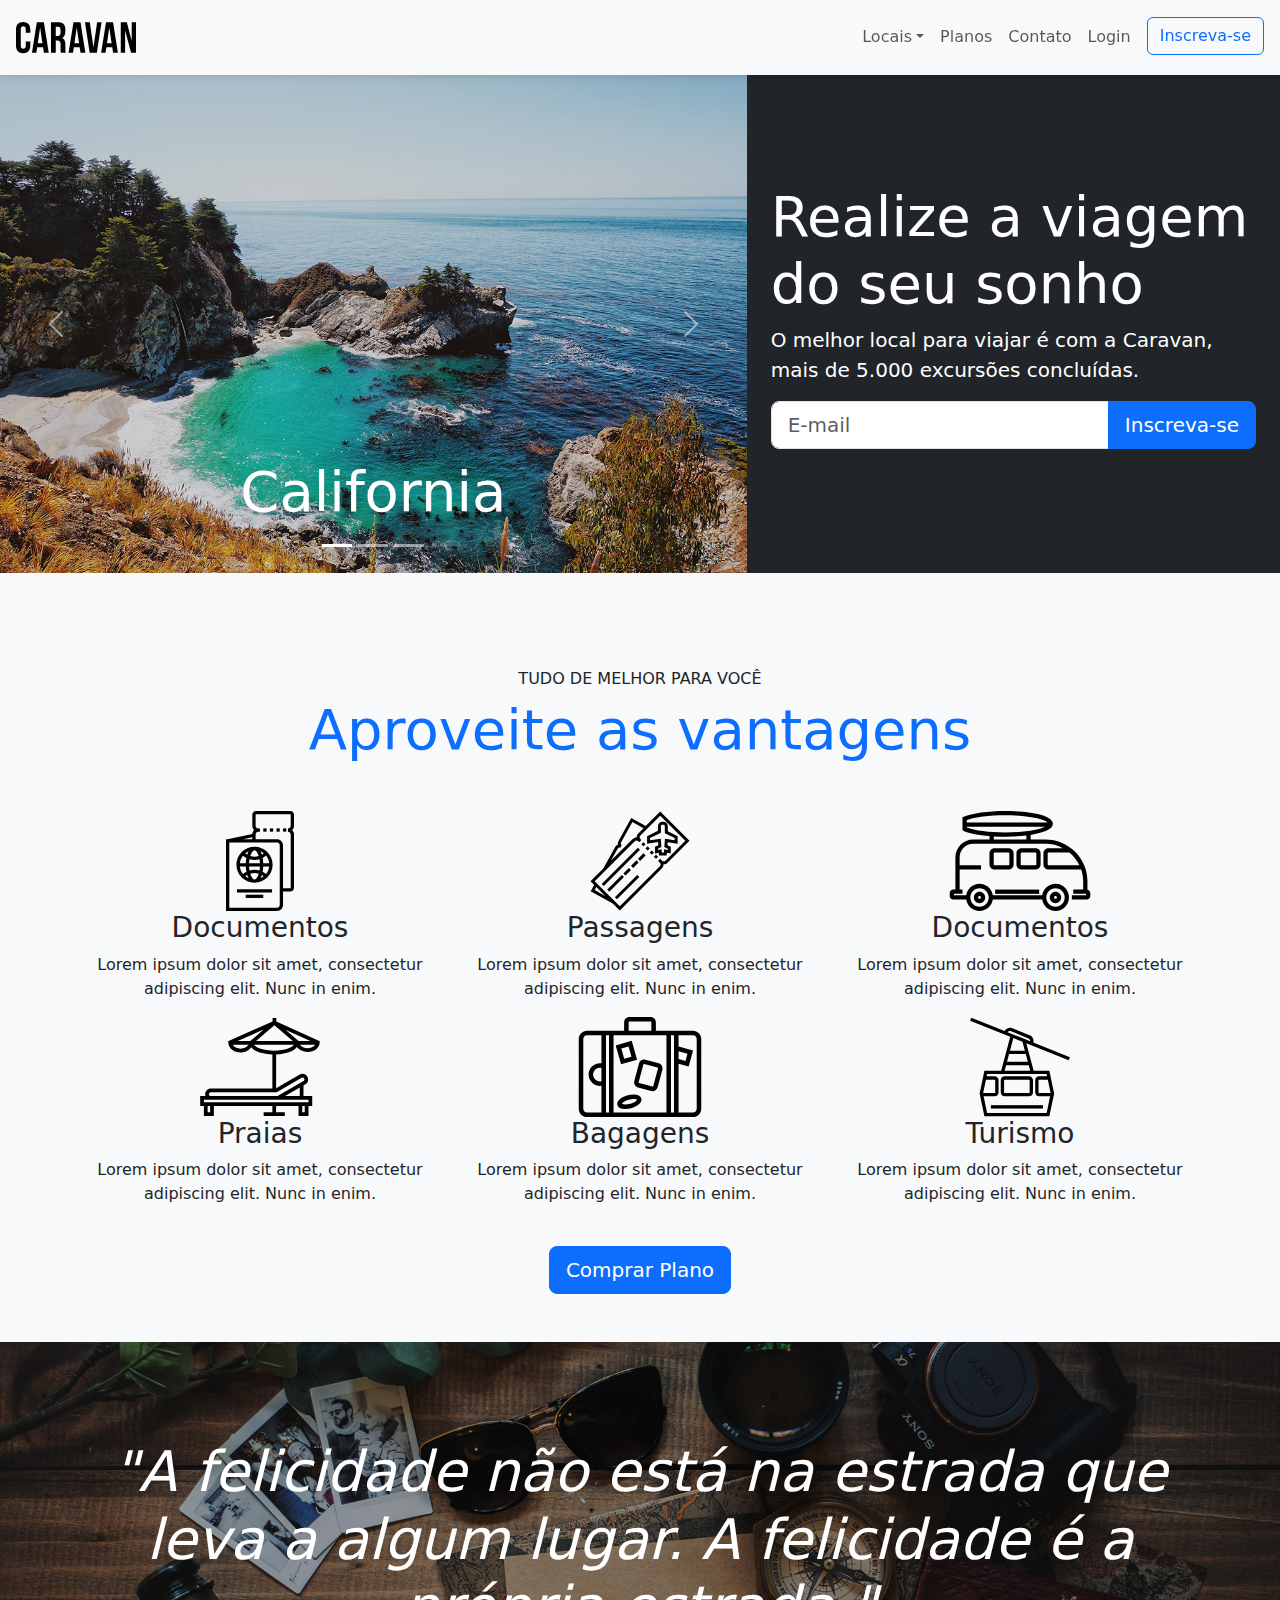
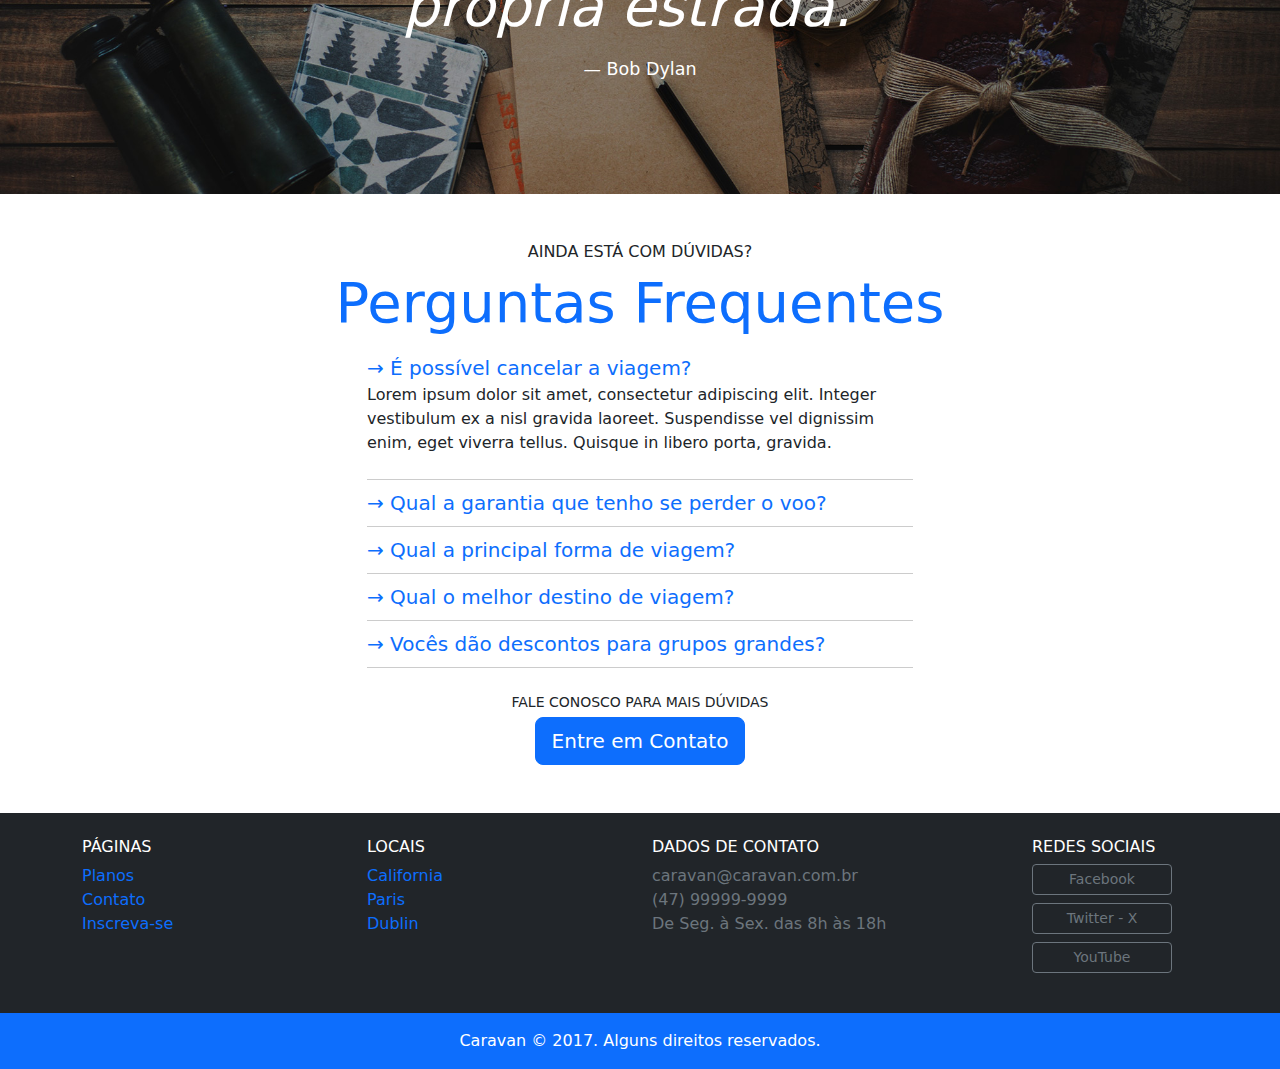
<file: caravan/index.html>
<!DOCTYPE html>
<html lang="pt-br">

<head>
  <meta charset="UTF-8">
  <meta name="viewport" content="width=device-width, initial-scale=1.0">
  <title>Caravan - Home</title>
  <link rel="shortcut icon" href="./img/icons/bagagensBlue.svg">
  <link rel="stylesheet" href="./css/bootstrap.css">
  <link rel="stylesheet" href="./css/style.css">
</head>

<body>

  <!-- Modal -->

  <div class="modal fade" id="modalLogin" tabindex="-1" aria-labelledby="modalLoginTitulo" aria-hidden="true">
    <div class="modal-dialog">
      <div class="modal-content">
        <div class="modal-header">
          <h5 class="modal-title fs-5" id="modalLoginTitulo">Entre na Sua Conta</h5>
          <button type="button" class="btn-close" data-bs-dismiss="modal" aria-label="Close"></button>
        </div>
        <div class="modal-body">
          <form>
            <div class="form-group mb-3">
              <label for="loginEmail" class="form-label">E-mail</label>
              <input type="email" class="form-control" id="loginEmail">
            </div>
            <div class="form-group mb-3">
              <label for="loginSenha" class="form-label">Senha</label>
              <input type="password" class="form-control" id="loginSenha">
            </div>
            <button type="submit" class="btn btn-primary">Entrar na Conta</button>
            <div>
              <small id="emailHelp" class="form-text text-muted">Esqueceu a senha? <a href="#">Clique aqui</a>.</small>
            </div>
          </form>
        </div>
      </div>
    </div>
  </div>

  <!-- Fecha Modal -->

  <nav class="navbar navbar-expand-md navbar-light bg-light fixed-top p-3 box-shadow">
    <a href="index.html" class="navbar-brand">
      <img src="./img/caravan.svg" alt="Caravan Logo">
    </a>

    <button class="navbar-toggler" type="button" data-bs-toggle="collapse" data-bs-target="#navbarSupportedContent"
      aria-controls="navbarSupportedContent" aria-expanded="false" aria-label="Toggle navigation">
      <span class="navbar-toggler-icon"></span>
    </button>

    <div class="collapse navbar-collapse" id="navbarSupportedContent">
      <ul class="navbar-nav ms-auto">
        <li class="nav-item dropdown">
          <a class="nav-link dropdown-toggle" href="local.html" role="button" data-bs-toggle="dropdown"
            aria-expanded="false">Locais</a>
          <ul class="dropdown-menu">
            <li>
              <a class="dropdown-item" href="local.html">California</a>
            </li>
            <li>
              <a class="dropdown-item" href="local.html">Paris</a>
            </li>
            <li>
              <a class="dropdown-item" href="local.html">Dublin</a>
            </li>

          </ul>
        </li>
        <li class="nav-item">
          <a class="nav-link" aria-current="page" href="planos.html">Planos</a>
        </li>
        <li class="nav-item">
          <a class="nav-link" aria-current="page" href="contato.html">Contato</a>
        </li>
        <li class="nav-item">
          <a class="nav-link" href="#" data-bs-toggle="modal" data-bs-target="#modalLogin">Login</a>
        </li>
        <li class="nav-item">
          <a class="btn btn-outline-primary ms-md-2" aria-current="page" href="inscricao.html">Inscreva-se</a>
        </li>
      </ul>
    </div>

  </nav>

  <section class="container-fluid">
    <div class="row bg-dark text-white">
      <div class="col-lg-7 p-0">
        <div id="carouselCidades" class="carousel slide" data-bs-ride="carousel">
          <div class="carousel-indicators">
            <button type="button" data-bs-target="#carouselCidades" data-bs-slide-to="0" class="active"
              aria-current="true" aria-label="Slide 1 - California"></button>
            <button type="button" data-bs-target="#carouselCidades" data-bs-slide-to="1"
              aria-label="Slide 2 - Paris"></button>
            <button type="button" data-bs-target="#carouselCidades" data-bs-slide-to="2"
              aria-label="Slide 3 - Dublin"></button>
          </div>
          <div class="carousel-inner">
            <div class="carousel-item active" data-bs-interval="3000">
              <img src="./img/california.jpg" class="d-block w-100" alt="Imagem turística da California-EUA">
              <div class="carousel-caption">
                <h3 class="display-4">California</h3>
              </div>
            </div>
            <div class="carousel-item" data-bs-interval="3000">
              <img src="./img/paris.jpg" class="d-block w-100" alt="Imagem turística de Paris-FR">
              <div class="carousel-caption">
                <h3 class="display-4">Paris</h3>
              </div>
            </div>
            <div class="carousel-item" data-bs-interval="3000">
              <img src="./img/dublin.jpg" class="d-block w-100" alt="Imagem turística de Dublin-IE">
              <div class="carousel-caption">
                <h3 class="display-4">Dublin</h3>
              </div>
            </div>
          </div>
          <button class="carousel-control-prev" type="button" data-bs-target="#carouselCidades" data-bs-slide="prev">
            <span class="carousel-control-prev-icon" aria-hidden="true"></span>
            <span class="visually-hidden">Anterior</span>
          </button>
          <button class="carousel-control-next" type="button" data-bs-target="#carouselCidades" data-bs-slide="next">
            <span class="carousel-control-next-icon" aria-hidden="true"></span>
            <span class="visually-hidden">Próximo</span>
          </button>
        </div>
      </div>

      <div class="col-lg-5 p-4 align-self-center">
        <h1 class="display-4">Realize a viagem do seu sonho</h1>
        <p class="lead">O melhor local para viajar é com a Caravan, mais de 5.000 excursões concluídas.</p>
        <form action="">
          <div class="input-group mb-3 input-group-lg ">
            <input type="text" class="form-control" placeholder="E-mail" aria-label="E-mail" aria-describedby="E-mail">
            <button class="btn btn-primary" type="button">Inscreva-se</button>
          </div>

      </div>
    </div>
    </form>
    </div>
    </div>
  </section>

  <section class="bg-light text-center py-5">
    <div class="container">
      <div class="my-5">
        <span class="h6 d-block">TUDO DE MELHOR PARA VOCÊ</span>
        <h2 class="display-4 text-primary">Aproveite as vantagens</h2>
      </div>
      <div class="row text-center">
        <div class="col-xl-4 col-md-6">
          <div class="d-flex justify-content-center icone">
            <img src="./img/icons/passaporte.svg" alt="Ícone de passaporte, representando os documentos">
          </div>
          <h3>Documentos</h3>
          <p>Lorem ipsum dolor sit amet, consectetur adipiscing elit. Nunc in enim.</p>
        </div>
        <div class="col-xl-4 col-md-6">
          <div class="d-flex justify-content-center icone">
            <img src="./img/icons/passagens.svg" alt="Ícone de passagens, representando passagens de viagem">
          </div>
          <h3>Passagens</h3>
          <p>Lorem ipsum dolor sit amet, consectetur adipiscing elit. Nunc in enim.</p>
        </div>
        <div class="col-xl-4 col-md-6">
          <div class="d-flex justify-content-center icone">
            <img src="./img/icons/translado.svg" alt="Ícone de translado">
          </div>
          <h3>Documentos</h3>
          <p>Lorem ipsum dolor sit amet, consectetur adipiscing elit. Nunc in enim.</p>
        </div>
        <div class="col-xl-4 col-md-6">
          <div class="d-flex justify-content-center icone">
            <img src="./img/icons/praias.svg" alt="Ícone de guarda-sol e cadeira de praia, representando as praias">
          </div>
          <h3>Praias</h3>
          <p>Lorem ipsum dolor sit amet, consectetur adipiscing elit. Nunc in enim.</p>
        </div>
        <div class="col-xl-4 col-md-6">
          <div class="d-flex justify-content-center icone">
            <img src="./img/icons/bagagens.svg" alt="Ícone de mala de viagem, representando as bagagens">
          </div>
          <h3>Bagagens</h3>
          <p>Lorem ipsum dolor sit amet, consectetur adipiscing elit. Nunc in enim.</p>
        </div>
        <div class="col-xl-4 col-md-6">
          <div class="d-flex justify-content-center icone">
            <img src="./img/icons/turismo.svg" alt="Ícone de bondinho, representando o turismo">
          </div>
          <h3>Turismo</h3>
          <p>Lorem ipsum dolor sit amet, consectetur adipiscing elit. Nunc in enim.</p>
        </div>
      </div>
      <a href="planos.html" class="btn btn-primary btn-lg mt-4">Comprar Plano</a>
    </div>
  </section>

  <section id="home-quote" class="p-md-5">
    <blockquote class="blockquote text-center text-white p-5">
      <p class="display-4">
        <em>"A felicidade não está na estrada que leva a algum lugar. A felicidade é a própria estrada."</em>
      </p>
      <footer class="blockquote-footer text-white pt-3">Bob Dylan</footer>
    </blockquote>
  </section>

  <section class="container my-5">
    <div class="text-center">
      <span class="h6 d-block">AINDA ESTÁ COM DÚVIDAS?</span>
      <h2 class="display-4 text-primary">Perguntas Frequentes</h2>
    </div>

    <div class="row justify-content-center">
      <div class="col-md-6" id="perguntasFrequentes" data-children=".pergunta">
        <div class="pergunta py-2">
          <a class="accordion lead link-underline link-underline-opacity-0" href="#pergunta1" data-bs-toggle="collapse"
            data-bs-target="#pergunta1" aria-expanded="true" aria-controls="pergunta1">→ É possível cancelar a
            viagem?</a>
          <div id="pergunta1" class="accordion-collapse collapse show" data-bs-parent="#perguntasFrequentes">
            <p>Lorem ipsum dolor sit amet, consectetur adipiscing elit. Integer vestibulum ex a nisl gravida laoreet.
              Suspendisse vel dignissim enim, eget viverra tellus. Quisque in libero porta, gravida.</p>
          </div>
        </div>

        <div class="pergunta py-2">
          <a class="accordion lead link-underline link-underline-opacity-0" href="#pergunta2" data-bs-toggle="collapse"
            data-bs-target="#pergunta2" aria-expanded="false" aria-controls="pergunta2">→ Qual a garantia que tenho se
            perder o voo?</a>
          <div id="pergunta2" class="accordion-collapse collapse" data-bs-parent="#perguntasFrequentes">
            <p>Lorem ipsum dolor sit amet, consectetur adipiscing elit. Integer vestibulum ex a nisl gravida laoreet.
              Suspendisse vel dignissim enim, eget viverra tellus. Quisque in libero porta, gravida.</p>
          </div>
        </div>

        <div class="pergunta py-2">
          <a class="accordion lead link-underline link-underline-opacity-0" href="#pergunta3" data-bs-toggle="collapse"
            data-bs-target="#pergunta3" aria-expanded="false" aria-controls="pergunta3">→ Qual a principal forma de
            viagem?</a>
          <div id="pergunta3" class="accordion-collapse collapse" data-bs-parent="#perguntasFrequentes">
            <p>Lorem ipsum dolor sit amet, consectetur adipiscing elit. Integer vestibulum ex a nisl gravida laoreet.
              Suspendisse vel dignissim enim, eget viverra tellus. Quisque in libero porta, gravida.</p>
          </div>
        </div>

        <div class="pergunta py-2">
          <a class="accordion lead link-underline link-underline-opacity-0" href="#pergunta4" data-bs-toggle="collapse"
            data-bs-target="#pergunta4" aria-expanded="false" aria-controls="pergunta4">→ Qual o melhor destino de
            viagem?</a>
          <div id="pergunta4" class="accordion-collapse collapse" data-bs-parent="#perguntasFrequentes">
            <p>Lorem ipsum dolor sit amet, consectetur adipiscing elit. Integer vestibulum ex a nisl gravida laoreet.
              Suspendisse vel dignissim enim, eget viverra tellus. Quisque in libero porta, gravida.</p>
          </div>
        </div>

        <div class="pergunta py-2">
          <a class="accordion lead link-underline link-underline-opacity-0" href="#pergunta4" data-bs-toggle="collapse"
            data-bs-target="#pergunta5" aria-expanded="false" aria-controls="pergunta5">→ Vocês dão descontos para
            grupos grandes?</a>
          <div id="pergunta5" class="accordion-collapse collapse" data-bs-parent="#perguntasFrequentes">
            <p>Lorem ipsum dolor sit amet, consectetur adipiscing elit. Integer vestibulum ex a nisl gravida laoreet.
              Suspendisse vel dignissim enim, eget viverra tellus. Quisque in libero porta, gravida.</p>
          </div>
        </div>
      </div>
    </div>
    <div class="text-center mt-4">
      <p class="small m-1">FALE CONOSCO PARA MAIS DÚVIDAS</p>
      <a class="btn btn-primary btn-lg" href="">Entre em Contato</a>
    </div>
  </section>

  <footer class="bg-dark text-white mt-5">
    <div class="container py-4">
      <div class="row">
        <div class="col-md-3 col-6">
          <h4 class="h6">PÁGINAS</h4>
          <ul class="list-unstyled">
            <li><a class="link-underline link-underline-opacity-0" href="planos.html">Planos</a></li>
            <li><a class="link-underline link-underline-opacity-0" href="contato.html">Contato</a></li>
            <li><a class="link-underline link-underline-opacity-0" href="inscricao.html">Inscreva-se</a></li>
          </ul>
        </div>
        <div class="col-md-3 col-6">
          <h4 class="h6">LOCAIS</h4>
          <ul class="list-unstyled">
            <li><a class="link-underline link-underline-opacity-0" href="california.html">California</a></li>
            <li><a class="link-underline link-underline-opacity-0" href="paris.html">Paris</a></li>
            <li><a class="link-underline link-underline-opacity-0" href="dublin.html">Dublin</a></li>
          </ul>
        </div>
        <div class="col-md-4">
          <h4 class="h6">DADOS DE CONTATO</h4>
          <ul class="list-unstyled text-secondary">
            <li>caravan@caravan.com.br</li>
            <li>(47) 99999-9999</li>
            <li>De Seg. à Sex. das 8h às 18h</li>
          </ul>
        </div>
        <div class="col-md-2">
          <h4 class="h6">REDES SOCIAIS</h4>
          <ul class="list-unstyled">
            <li><a class="btn btn-outline-secondary btn-sm d-md-block mb-2" style="min-width: 100px; max-width: 140px"
                href="#">Facebook</a></li>
            <li><a class="btn btn-outline-secondary btn-sm d-md-block mb-2" style="min-width: 100px; max-width: 140px"
                href="#">Twitter -
                X</a></li>
            <li><a class="btn btn-outline-secondary btn-sm d-md-block mb-2" style="min-width: 100px; max-width: 140px"
                href="#">YouTube</a></li>
          </ul>
        </div>
      </div>
    </div>
    <div class="bg-primary text-center py-3">
      <p class="mb-0">Caravan © 2017. Alguns direitos reservados.</p>
    </div>
  </footer>
  <script type="text/javascript" src="js/popper.min.js"></script>
  <script type="text/javascript" src="js/bootstrap.js"></script>
  <script type="text/javascript" src="js/app.js"></script>
</body>

</html>
</file>
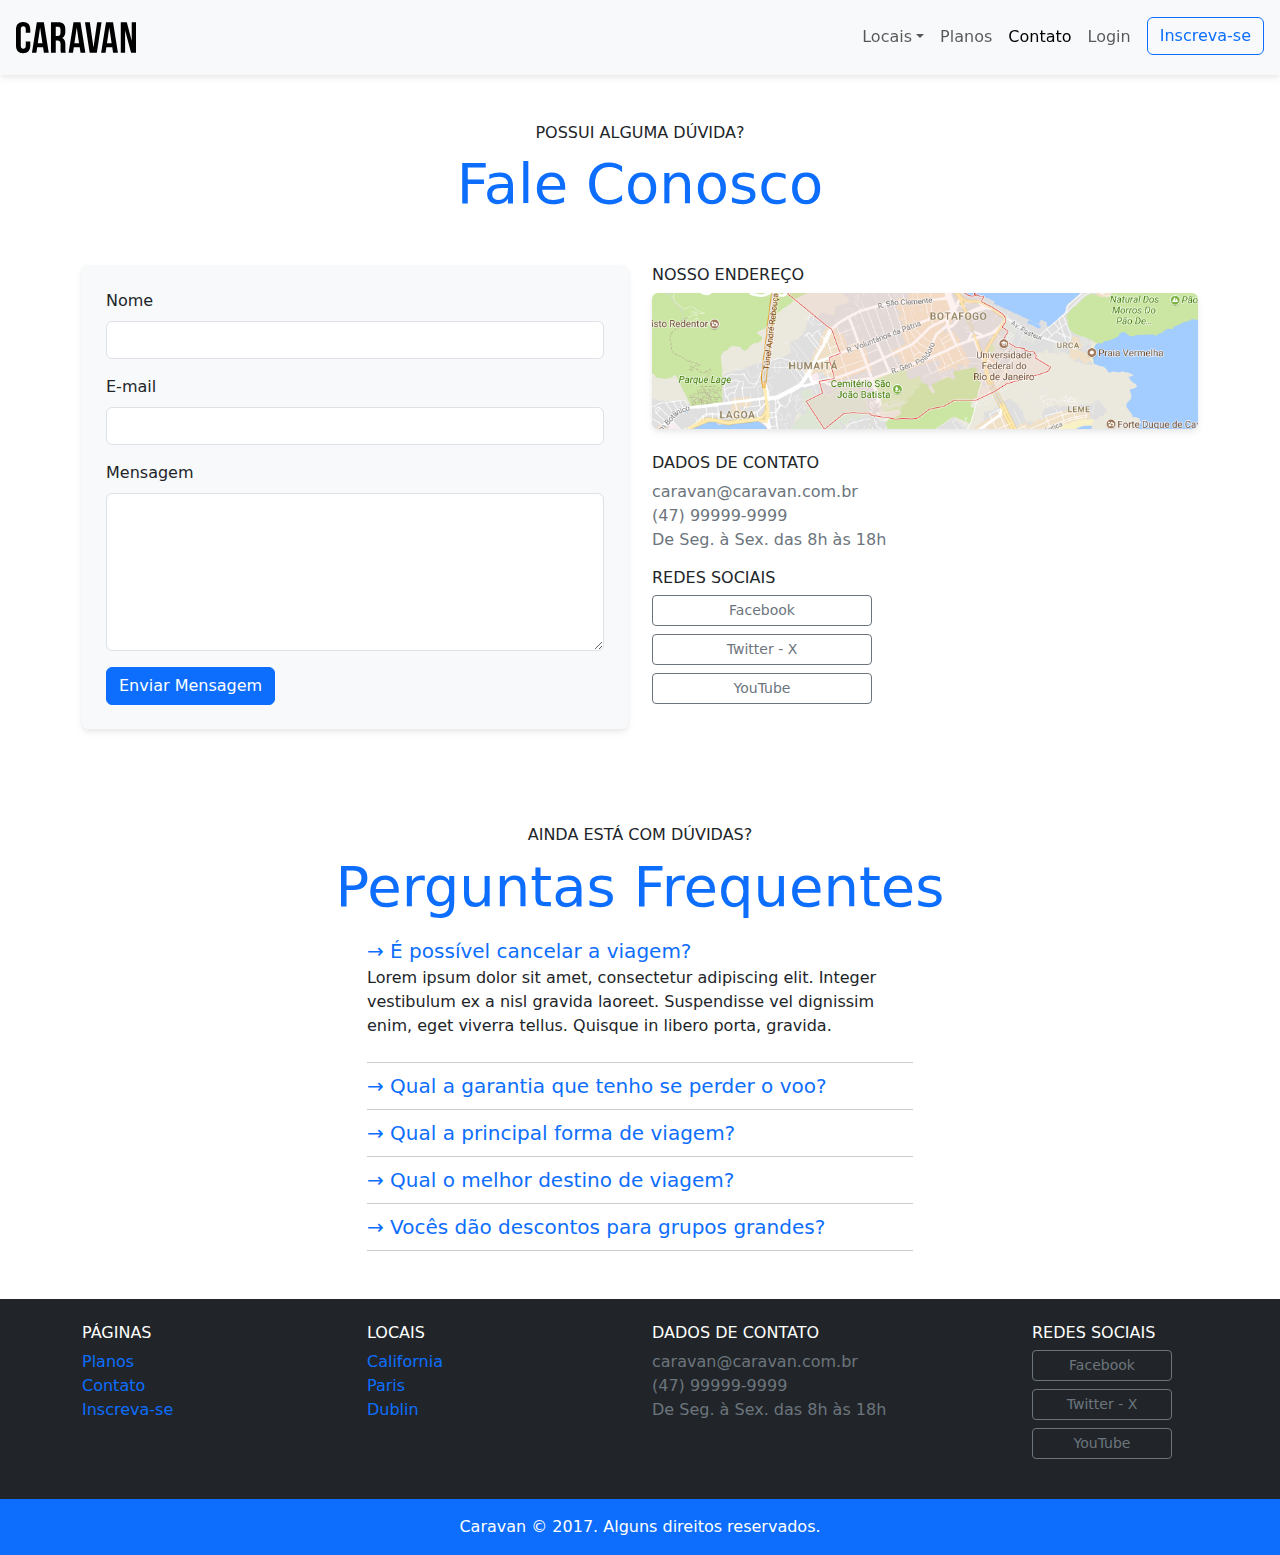
<file: caravan/contato.html>
<!DOCTYPE html>
<html lang="pt-br">

<head>
  <meta charset="UTF-8">
  <meta name="viewport" content="width=device-width, initial-scale=1.0">
  <title>Caravan - Contato</title>
  <link rel="shortcut icon" href="./img/icons/bagagensBlue.svg">
  <link rel="stylesheet" href="./css/bootstrap.css">
  <link rel="stylesheet" href="./css/style.css">
</head>

<body>

  <!-- Modal -->

  <div class="modal fade" id="modalLogin" tabindex="-1" aria-labelledby="modalLoginTitulo" aria-hidden="true">
    <div class="modal-dialog">
      <div class="modal-content">
        <div class="modal-header">
          <h5 class="modal-title fs-5" id="modalLoginTitulo">Entre na Sua Conta</h5>
          <button type="button" class="btn-close" data-bs-dismiss="modal" aria-label="Close"></button>
        </div>
        <div class="modal-body">
          <form>
            <div class="form-group mb-3">
              <label for="loginEmail" class="form-label">E-mail</label>
              <input type="email" class="form-control" id="loginEmail">
            </div>
            <div class="form-group mb-3">
              <label for="loginSenha" class="form-label">Senha</label>
              <input type="password" class="form-control" id="loginSenha">
            </div>
            <button type="submit" class="btn btn-primary">Entrar na Conta</button>
            <div>
              <small id="emailHelp" class="form-text text-muted">Esqueceu a senha? <a href="#">Clique aqui</a>.</small>
            </div>
          </form>
        </div>
      </div>
    </div>
  </div>

  <!-- Fecha Modal -->

  <nav class="navbar navbar-expand-md navbar-light bg-light fixed-top p-3 box-shadow">
    <a href="index.html" class="navbar-brand">
      <img src="./img/caravan.svg" alt="Caravan Logo">
    </a>

    <button class="navbar-toggler" type="button" data-bs-toggle="collapse" data-bs-target="#navbarSupportedContent"
      aria-controls="navbarSupportedContent" aria-expanded="false" aria-label="Toggle navigation">
      <span class="navbar-toggler-icon"></span>
    </button>

    <div class="collapse navbar-collapse" id="navbarSupportedContent">
      <ul class="navbar-nav ms-auto">
        <li class="nav-item dropdown">
          <a class="nav-link dropdown-toggle" href="./local.html" role="button" data-bs-toggle="dropdown"
            aria-expanded="false">Locais</a>
          <ul class="dropdown-menu">
            <li>
              <a class="dropdown-item" href="./local.html">California</a>
            </li>
            <li>
              <a class="dropdown-item" href="./local.html">Paris</a>
            </li>
            <li>
              <a class="dropdown-item" href="./local.html">Dublin</a>
            </li>

          </ul>
        </li>
        <li class="nav-item">
          <a class="nav-link" aria-current="page" href="./planos.html">Planos</a>
        </li>
        <li class="nav-item">
          <a class="nav-link active" aria-current="page" href="./contato.html">Contato</a>
        </li>
        <li class="nav-item">
          <a class="nav-link" href="#" data-bs-toggle="modal" data-bs-target="#modalLogin">Login</a>
        </li>
        <li class="nav-item">
          <a class="btn btn-outline-primary ms-md-2" aria-current="page" href="inscricao.html">Inscreva-se</a>
        </li>
      </ul>
    </div>

  </nav>

  <section class="container">
    <div class="text-center my-5">
      <span class="h6 d-block">POSSUI ALGUMA DÚVIDA?</span>
      <h1 class="display-4 text-primary">Fale Conosco</h1>
    </div>
    <div class="row">
      <div class="col-lg mb-5">
        <form class="bg-light rounded p-4 box-shadow">
          <div class="form-group mb-3">
            <label for="text" class="form-label">Nome</label>
            <input type="email" class="form-control" id="clienteEmail">
          </div>
          <div class="form-group mb-3">
            <label for="clienteEmail" class="form-label">E-mail</label>
            <input type="email" class="form-control" id="clienteEmail">
          </div>
          <div class="form-group mb-3">
            <label for="clienteMensagem" class="form-label">Mensagem</label>
            <textarea class="form-control" rows="6" id="clienteMensagem"></textarea>
          </div>
          <button type="submit" class="btn btn-primary">Enviar Mensagem</button>
        </form>
      </div>
      <div class="col-lg">
        <h2 class="h6">NOSSO ENDEREÇO</h2>
        <a
          href="https://www.google.com/maps/place/Botafogo,+Rio+de+Janeiro+-+RJ/@-22.9573112,-43.1929892,14.88z/data=!4m6!3m5!1s0x997fe5efee9a25:0x3c77ca60168b5ea!8m2!3d-22.9511931!4d-43.1807842!16zL20vMDJqY2Z2?entry=ttu">
          <img class="img-fluid box-shadow rounded mb-4" src="./img/mapa.png" alt="">
        </a>
        <h2 class="h6">DADOS DE CONTATO</h2>
        <ul class="list-unstyled text-secondary mb-3">
          <li>caravan@caravan.com.br</li>
          <li>(47) 99999-9999</li>
          <li>De Seg. à Sex. das 8h às 18h</li>
        </ul>
        <h2 class="h6">REDES SOCIAIS</h2>
        <ul class="list-unstyled">
          <li><a class="btn btn-outline-secondary btn-sm d-md-block mb-2" style="min-width: 200px; max-width: 220px"
              href="#">Facebook</a></li>
          <li><a class="btn btn-outline-secondary btn-sm d-md-block mb-2" style="min-width: 200px; max-width: 220px"
              href="#">Twitter - X</a></li>
          <li><a class="btn btn-outline-secondary btn-sm d-md-block mb-2" style="min-width: 200px; max-width: 220px"
              href="#">YouTube</a></li>
        </ul>
      </div>
    </div>
  </section>

  <section class="container my-5">
    <div class="text-center">
      <span class="h6 d-block">AINDA ESTÁ COM DÚVIDAS?</span>
      <h2 class="display-4 text-primary">Perguntas Frequentes</h2>
    </div>

    <div class="row justify-content-center">
      <div class="col-md-6" id="perguntasFrequentes" data-children=".pergunta">
        <div class="pergunta py-2">
          <a class="accordion lead link-underline link-underline-opacity-0" href="#pergunta1" data-bs-toggle="collapse"
            data-bs-target="#pergunta1" aria-expanded="true" aria-controls="pergunta1">→ É possível cancelar a
            viagem?</a>
          <div id="pergunta1" class="accordion-collapse collapse show" data-bs-parent="#perguntasFrequentes">
            <p>Lorem ipsum dolor sit amet, consectetur adipiscing elit. Integer vestibulum ex a nisl gravida laoreet.
              Suspendisse vel dignissim enim, eget viverra tellus. Quisque in libero porta, gravida.</p>
          </div>
        </div>

        <div class="pergunta py-2">
          <a class="accordion lead link-underline link-underline-opacity-0" href="#pergunta2" data-bs-toggle="collapse"
            data-bs-target="#pergunta2" aria-expanded="false" aria-controls="pergunta2">→ Qual a garantia que tenho se
            perder o voo?</a>
          <div id="pergunta2" class="accordion-collapse collapse" data-bs-parent="#perguntasFrequentes">
            <p>Lorem ipsum dolor sit amet, consectetur adipiscing elit. Integer vestibulum ex a nisl gravida laoreet.
              Suspendisse vel dignissim enim, eget viverra tellus. Quisque in libero porta, gravida.</p>
          </div>
        </div>

        <div class="pergunta py-2">
          <a class="accordion lead link-underline link-underline-opacity-0" href="#pergunta3" data-bs-toggle="collapse"
            data-bs-target="#pergunta3" aria-expanded="false" aria-controls="pergunta3">→ Qual a principal forma de
            viagem?</a>
          <div id="pergunta3" class="accordion-collapse collapse" data-bs-parent="#perguntasFrequentes">
            <p>Lorem ipsum dolor sit amet, consectetur adipiscing elit. Integer vestibulum ex a nisl gravida laoreet.
              Suspendisse vel dignissim enim, eget viverra tellus. Quisque in libero porta, gravida.</p>
          </div>
        </div>

        <div class="pergunta py-2">
          <a class="accordion lead link-underline link-underline-opacity-0" href="#pergunta4" data-bs-toggle="collapse"
            data-bs-target="#pergunta4" aria-expanded="false" aria-controls="pergunta4">→ Qual o melhor destino de
            viagem?</a>
          <div id="pergunta4" class="accordion-collapse collapse" data-bs-parent="#perguntasFrequentes">
            <p>Lorem ipsum dolor sit amet, consectetur adipiscing elit. Integer vestibulum ex a nisl gravida laoreet.
              Suspendisse vel dignissim enim, eget viverra tellus. Quisque in libero porta, gravida.</p>
          </div>
        </div>

        <div class="pergunta py-2">
          <a class="accordion lead link-underline link-underline-opacity-0" href="#pergunta4" data-bs-toggle="collapse"
            data-bs-target="#pergunta5" aria-expanded="false" aria-controls="pergunta5">→ Vocês dão descontos para
            grupos grandes?</a>
          <div id="pergunta5" class="accordion-collapse collapse" data-bs-parent="#perguntasFrequentes">
            <p>Lorem ipsum dolor sit amet, consectetur adipiscing elit. Integer vestibulum ex a nisl gravida laoreet.
              Suspendisse vel dignissim enim, eget viverra tellus. Quisque in libero porta, gravida.</p>
          </div>
        </div>
      </div>
    </div>
  </section>

  <footer class="bg-dark text-white mt-5">
    <div class="container py-4">
      <div class="row">
        <div class="col-md-3 col-6">
          <h4 class="h6">PÁGINAS</h4>
          <ul class="list-unstyled">
            <li><a class="link-underline link-underline-opacity-0" href="planos.html">Planos</a></li>
            <li><a class="link-underline link-underline-opacity-0" href="contato.html">Contato</a></li>
            <li><a class="link-underline link-underline-opacity-0" href="inscricao.html">Inscreva-se</a></li>
          </ul>
        </div>
        <div class="col-md-3 col-6">
          <h4 class="h6">LOCAIS</h4>
          <ul class="list-unstyled">
            <li><a class="link-underline link-underline-opacity-0" href="california.html">California</a></li>
            <li><a class="link-underline link-underline-opacity-0" href="paris.html">Paris</a></li>
            <li><a class="link-underline link-underline-opacity-0" href="dublin.html">Dublin</a></li>
          </ul>
        </div>
        <div class="col-md-4">
          <h4 class="h6">DADOS DE CONTATO</h4>
          <ul class="list-unstyled text-secondary">
            <li>caravan@caravan.com.br</li>
            <li>(47) 99999-9999</li>
            <li>De Seg. à Sex. das 8h às 18h</li>
          </ul>
        </div>
        <div class="col-md-2">
          <h4 class="h6">REDES SOCIAIS</h4>
          <ul class="list-unstyled">
            <li><a class="btn btn-outline-secondary btn-sm d-md-block mb-2" style="min-width: 100px; max-width: 140px"
                href="#">Facebook</a></li>
            <li><a class="btn btn-outline-secondary btn-sm d-md-block mb-2" style="min-width: 100px; max-width: 140px"
                href="#">Twitter -
                X</a></li>
            <li><a class="btn btn-outline-secondary btn-sm d-md-block mb-2" style="min-width: 100px; max-width: 140px"
                href="#">YouTube</a></li>
          </ul>
        </div>
      </div>
    </div>
    <div class="bg-primary text-center py-3">
      <p class="mb-0">Caravan © 2017. Alguns direitos reservados.</p>
    </div>
  </footer>

  <script type="text/javascript" src="js/popper.min.js"></script>
  <script type="text/javascript" src="js/bootstrap.js"></script>
  <script type="text/javascript" src="js/app.js"></script>
</body>

</html>
</file>
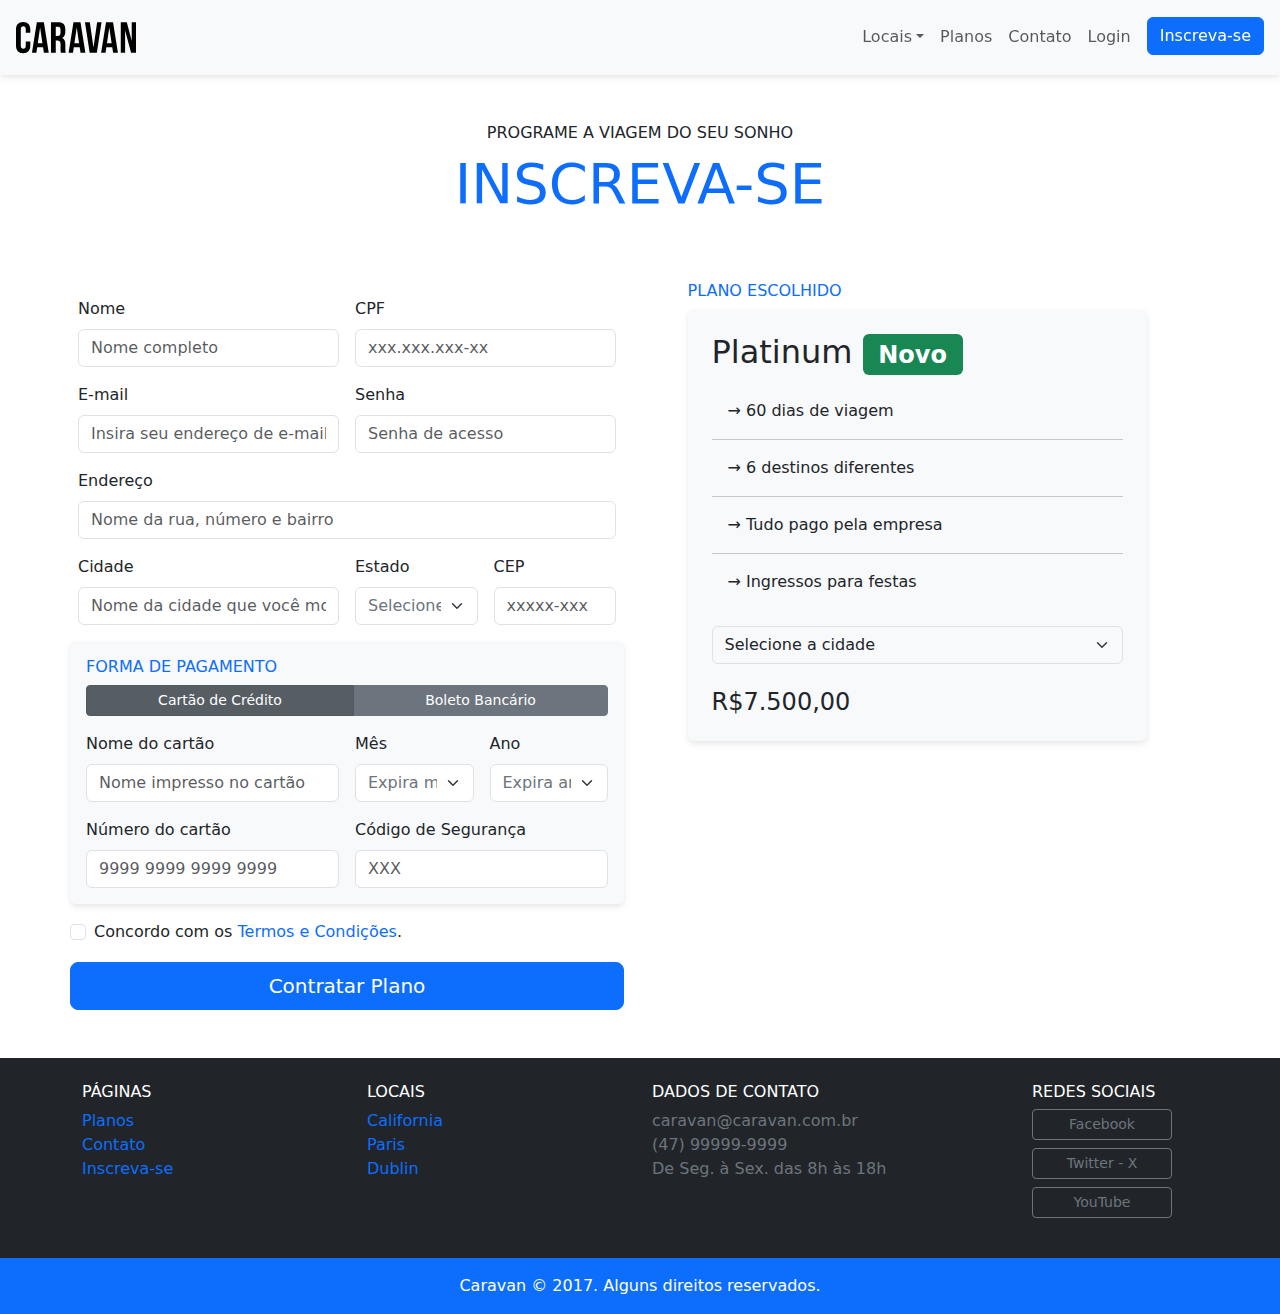
<file: caravan/inscricao.html>
<!DOCTYPE html>
<html lang="pt-br">

<head>
  <meta charset="UTF-8">
  <meta name="viewport" content="width=device-width, initial-scale=1.0">
  <title>Caravan - Inscrição</title>
  <link rel="shortcut icon" href="./img/icons/bagagensBlue.svg">
  <link rel="stylesheet" href="./css/bootstrap.css">
  <link rel="stylesheet" href="./css/style.css">
</head>

<body>

  <!-- Modal -->

  <div class="modal fade" id="modalLogin" tabindex="-1" aria-labelledby="modalLoginTitulo" aria-hidden="true">
    <div class="modal-dialog">
      <div class="modal-content">
        <div class="modal-header">
          <h5 class="modal-title fs-5" id="modalLoginTitulo">Entre na Sua Conta</h5>
          <button type="button" class="btn-close" data-bs-dismiss="modal" aria-label="Close"></button>
        </div>
        <div class="modal-body">
          <form>
            <div class="form-group mb-3">
              <label for="loginEmail" class="form-label">E-mail</label>
              <input type="email" class="form-control" id="loginEmail">
            </div>
            <div class="form-group mb-3">
              <label for="loginSenha" class="form-label">Senha</label>
              <input type="password" class="form-control" id="loginSenha">
            </div>
            <button type="submit" class="btn btn-primary">Entrar na Conta</button>
            <div>
              <small id="emailHelp" class="form-text text-muted">Esqueceu a senha? <a href="#">Clique aqui</a>.</small>
            </div>
          </form>
        </div>
      </div>
    </div>
  </div>

  <!-- Fecha Modal -->

  <nav class="navbar navbar-expand-md navbar-light bg-light fixed-top p-3 box-shadow">
    <a href="index.html" class="navbar-brand">
      <img src="./img/caravan.svg" alt="Caravan Logo">
    </a>

    <button class="navbar-toggler" type="button" data-bs-toggle="collapse" data-bs-target="#navbarSupportedContent"
      aria-controls="navbarSupportedContent" aria-expanded="false" aria-label="Toggle navigation">
      <span class="navbar-toggler-icon"></span>
    </button>

    <div class="collapse navbar-collapse" id="navbarSupportedContent">
      <ul class="navbar-nav ms-auto">
        <li class="nav-item dropdown">
          <a class="nav-link dropdown-toggle" href="./local.html" role="button" data-bs-toggle="dropdown"
            aria-expanded="false">Locais</a>
          <ul class="dropdown-menu">
            <li>
              <a class="dropdown-item" href="./local.html">California</a>
            </li>
            <li>
              <a class="dropdown-item" href="./local.html">Paris</a>
            </li>
            <li>
              <a class="dropdown-item" href="./local.html">Dublin</a>
            </li>

          </ul>
        </li>
        <li class="nav-item">
          <a class="nav-link" aria-current="page" href="./planos.html">Planos</a>
        </li>
        <li class="nav-item">
          <a class="nav-link" aria-current="page" href="./contato.html">Contato</a>
        </li>
        <li class="nav-item">
          <a class="nav-link" href="#" data-bs-toggle="modal" data-bs-target="#modalLogin">Login</a>
        </li>
        <li class="nav-item">
          <a class="btn btn-outline-primary ms-md-2 active" aria-current="page" href="inscricao.html">Inscreva-se</a>
        </li>
      </ul>
    </div>

  </nav>

  <section class="container">
    <div class="text-center my-5">
      <span class="h6 d-block">PROGRAME A VIAGEM DO SEU SONHO</span>
      <h1 class="display-4 text-primary">INSCREVA-SE</h1>
    </div>
    <div class="row">
      <form class="row g-3 col-lg-6">
        <div class="col-md-6">
          <label for="clienteNome" class="form-label">Nome</label>
          <input type="text" class="form-control" id="clienteNome" placeholder="Nome completo">
        </div>
        <div class="col-md-6">
          <label for="clienteCPF" class="form-label">CPF</label>
          <input type="" class="form-control" id="clienteCPF" placeholder="xxx.xxx.xxx-xx">
        </div>
        <div class="col-md-6">
          <label for="clienteEmail" class="form-label">E-mail</label>
          <input type="email" class="form-control" id="clienteEmail" placeholder="Insira seu endereço de e-mail">
        </div>
        <div class="col-md-6">
          <label for="clienteSenha" class="form-label">Senha</label>
          <input type="password" class="form-control" id="clienteSenha" placeholder="Senha de acesso">
        </div>
        <div class="col-12">
          <label for="clienteEndereço" class="form-label">Endereço</label>
          <input type="text" class="form-control" id="clienteEndereço" placeholder="Nome da rua, número e bairro">
        </div>
        <div class="col-md-6">
          <label for="clienteCidade" class="form-label">Cidade</label>
          <input type="text" class="form-control" id="clienteCidade" placeholder="Nome da cidade que você mora">
        </div>
        <div class="col-md-3">
          <label for="clienteEstado" class="form-label">Estado</label>
          <select id="clienteEstado" class="form-select text-secondary">
            <option selected>Selecione</option>
            <option>Rio de Janeiro</option>
            <option>Santa Catarina</option>
            <option>São Paulo</option>
            <option>Bahia</option>
            <option>Acre</option>
          </select>
        </div>
        <div class="col-md-3">
          <label for="clienteCEP" class="form-label">CEP</label>
          <input type="text" class="form-control" id="clienteCEP" placeholder="xxxxx-xxx">
        </div>
        <div class="bg-light rounded box-shadow p-3 form-group">
          <h2 class="h6 text-primary">FORMA DE PAGAMENTO</h2>
          <nav class="nav btn-group mb-3" id="formaPagamento" role="tablist">
            <button class="btn btn-secondary btn-sm active" id="nav-cartao-tab" data-bs-toggle="tab"
              data-bs-target="#nav-cartao" type="button" role="tab" aria-controls="nav-cartao" aria-selected="true"
              type="button">Cartão de Crédito</button>
            <button class="btn btn-secondary btn-sm" id="nav-boleto-tab" data-bs-toggle="tab"
              data-bs-target="#nav-boleto" type="button" role="tab" aria-controls="nav-boleto" aria-selected="false"
              type="button">Boleto Bancário</button>
          </nav>
          <div class="tab-content" id="formaPagamentoConteudo">
            <div class="tab-pane fade show active" id="nav-cartao" role="tabpanel" aria-labelledby="nav-cartao-tab"
              tabindex="0">
              <div class="row g-3">
                <div class="form-group col-md-6">
                  <label for="clienteNomeCartao" class="form-label">Nome do cartão</label>
                  <input type="text" class="form-control" id="clienteNomeCartao" placeholder="Nome impresso no cartão">
                </div>
                <div class="form-group col-md-3 col-6">
                  <label for="clienteMesCartao" class="form-label">Mês</label>
                  <select id="clienteMesCartao" class="form-select text-secondary">
                    <option selected>Expira mês...</option>
                    <option>Janeiro</option>
                    <option>Fevereiro</option>
                    <option>Março</option>
                    <option>Abril</option>
                    <option>Maio</option>
                    <option>Junho</option>
                    <option>Julho</option>
                    <option>Agosto</option>
                    <option>Setembro</option>
                    <option>Outubro</option>
                    <option>Novembro</option>
                    <option>Dezembro</option>
                  </select>
                </div>
                <div class="form-group col-md-3 col-6">
                  <label for="clienteAnoCartao" class="form-label">Ano</label>
                  <select id="clienteAnoCartao" class="form-select text-secondary">
                    <option selected>Expira ano...</option>
                    <option>2023</option>
                    <option>2024</option>
                    <option>2025</option>
                    <option>2026</option>
                    <option>2027</option>
                    <option>2028</option>
                    <option>2029</option>
                    <option>2030</option>
                    <option>2031</option>
                    <option>2032</option>
                    <option>2033</option>
                    <option>2034</option>
                  </select>
                </div>
                <div class="form-group col-md-6">
                  <label for="clienteNúmeroCartao" class="form-label">Número do cartão</label>
                  <input type="text" class="form-control" id="clienteNomeCartao" placeholder="9999 9999 9999 9999">
                </div>
                <div class="form-group col-md-6">
                  <label for="clienteNúmeroCartao" class="form-label">Código de Segurança</label>
                  <input type="text" class="form-control" id="clienteNomeCartao" placeholder="XXX">
                </div>
              </div>
            </div>
            <div class="tab-pane fade" id="nav-boleto" role="tabpanel" aria-labelledby="nav-boleto-tab" tabindex="0">
              <p class="lead">Clique em contratar plano que enviaremos um boleto para o seu e-mail.</p>
            </div>
          </div>
        </div>
        <div class="form-check">
          <input class="form-check-input" type="checkbox" value="" id="flexCheckIndeterminate">
          <label class="form-check-label" for="flexCheckIndeterminate">
            Concordo com os <a class="link-underline link-underline-opacity-0" href="#">Termos e Condições</a>.
          </label>
        </div>
        <button type="submit" class="btn btn-primary btn-lg">Contratar Plano</button>
      </form>

      <div class="col-lg-5 g-3 mx-auto order-first order-lg-1">
          <h2 class="h6 text-primary">PLANO ESCOLHIDO</h2>
          <div class="bg-light rounded p-4 box-shadow">
          <h2>Platinum <span class="badge text-bg-success">Novo</span></h2>
          <ul class="lista-plano list-unstyled">
            <li>→ 60 dias de viagem</li>
            <li>→ 6 destinos diferentes</li>
            <li>→ Tudo pago pela empresa</li>
            <li>→ Ingressos para festas</li>
          </ul>
          <form class="bg-light">
            <div class="form-group">
              <select class="form-select bg-light" aria-label="Default select example">
                <option selected id="inputCidades">Selecione a cidade</option>
                <option value="1">California</option>
                <option value="2">Paris</option>
                <option value="3">Dublin</option>
              </select>
            </div>
          </form>
          <div class="row d-flex align-items-center mt-4">

            <div class="col">
              <span class="h4">R$7.500,00</span>
            </div>
        </div>
      </div>
    </div>
  </section>


  <footer class="bg-dark text-white mt-5">
    <div class="container py-4">
      <div class="row">
        <div class="col-md-3 col-6">
          <h4 class="h6">PÁGINAS</h4>
          <ul class="list-unstyled">
            <li><a class="link-underline link-underline-opacity-0" href="planos.html">Planos</a></li>
            <li><a class="link-underline link-underline-opacity-0" href="contato.html">Contato</a></li>
            <li><a class="link-underline link-underline-opacity-0" href="inscricao.html">Inscreva-se</a></li>
          </ul>
        </div>
        <div class="col-md-3 col-6">
          <h4 class="h6">LOCAIS</h4>
          <ul class="list-unstyled">
            <li><a class="link-underline link-underline-opacity-0" href="california.html">California</a></li>
            <li><a class="link-underline link-underline-opacity-0" href="paris.html">Paris</a></li>
            <li><a class="link-underline link-underline-opacity-0" href="dublin.html">Dublin</a></li>
          </ul>
        </div>
        <div class="col-md-4">
          <h4 class="h6">DADOS DE CONTATO</h4>
          <ul class="list-unstyled text-secondary">
            <li>caravan@caravan.com.br</li>
            <li>(47) 99999-9999</li>
            <li>De Seg. à Sex. das 8h às 18h</li>
          </ul>
        </div>
        <div class="col-md-2">
          <h4 class="h6">REDES SOCIAIS</h4>
          <ul class="list-unstyled">
            <li><a class="btn btn-outline-secondary btn-sm d-md-block mb-2" style="min-width: 100px; max-width: 140px"
                href="#">Facebook</a></li>
            <li><a class="btn btn-outline-secondary btn-sm d-md-block mb-2" style="min-width: 100px; max-width: 140px"
                href="#">Twitter -
                X</a></li>
            <li><a class="btn btn-outline-secondary btn-sm d-md-block mb-2" style="min-width: 100px; max-width: 140px"
                href="#">YouTube</a></li>
          </ul>
        </div>
      </div>
    </div>
    <div class="bg-primary text-center py-3">
      <p class="mb-0">Caravan © 2017. Alguns direitos reservados.</p>
    </div>
  </footer>

  <script type="text/javascript" src="js/popper.min.js"></script>
  <script type="text/javascript" src="js/bootstrap.js"></script>
  <script type="text/javascript" src="js/app.js"></script>
</body>

</html>
</file>
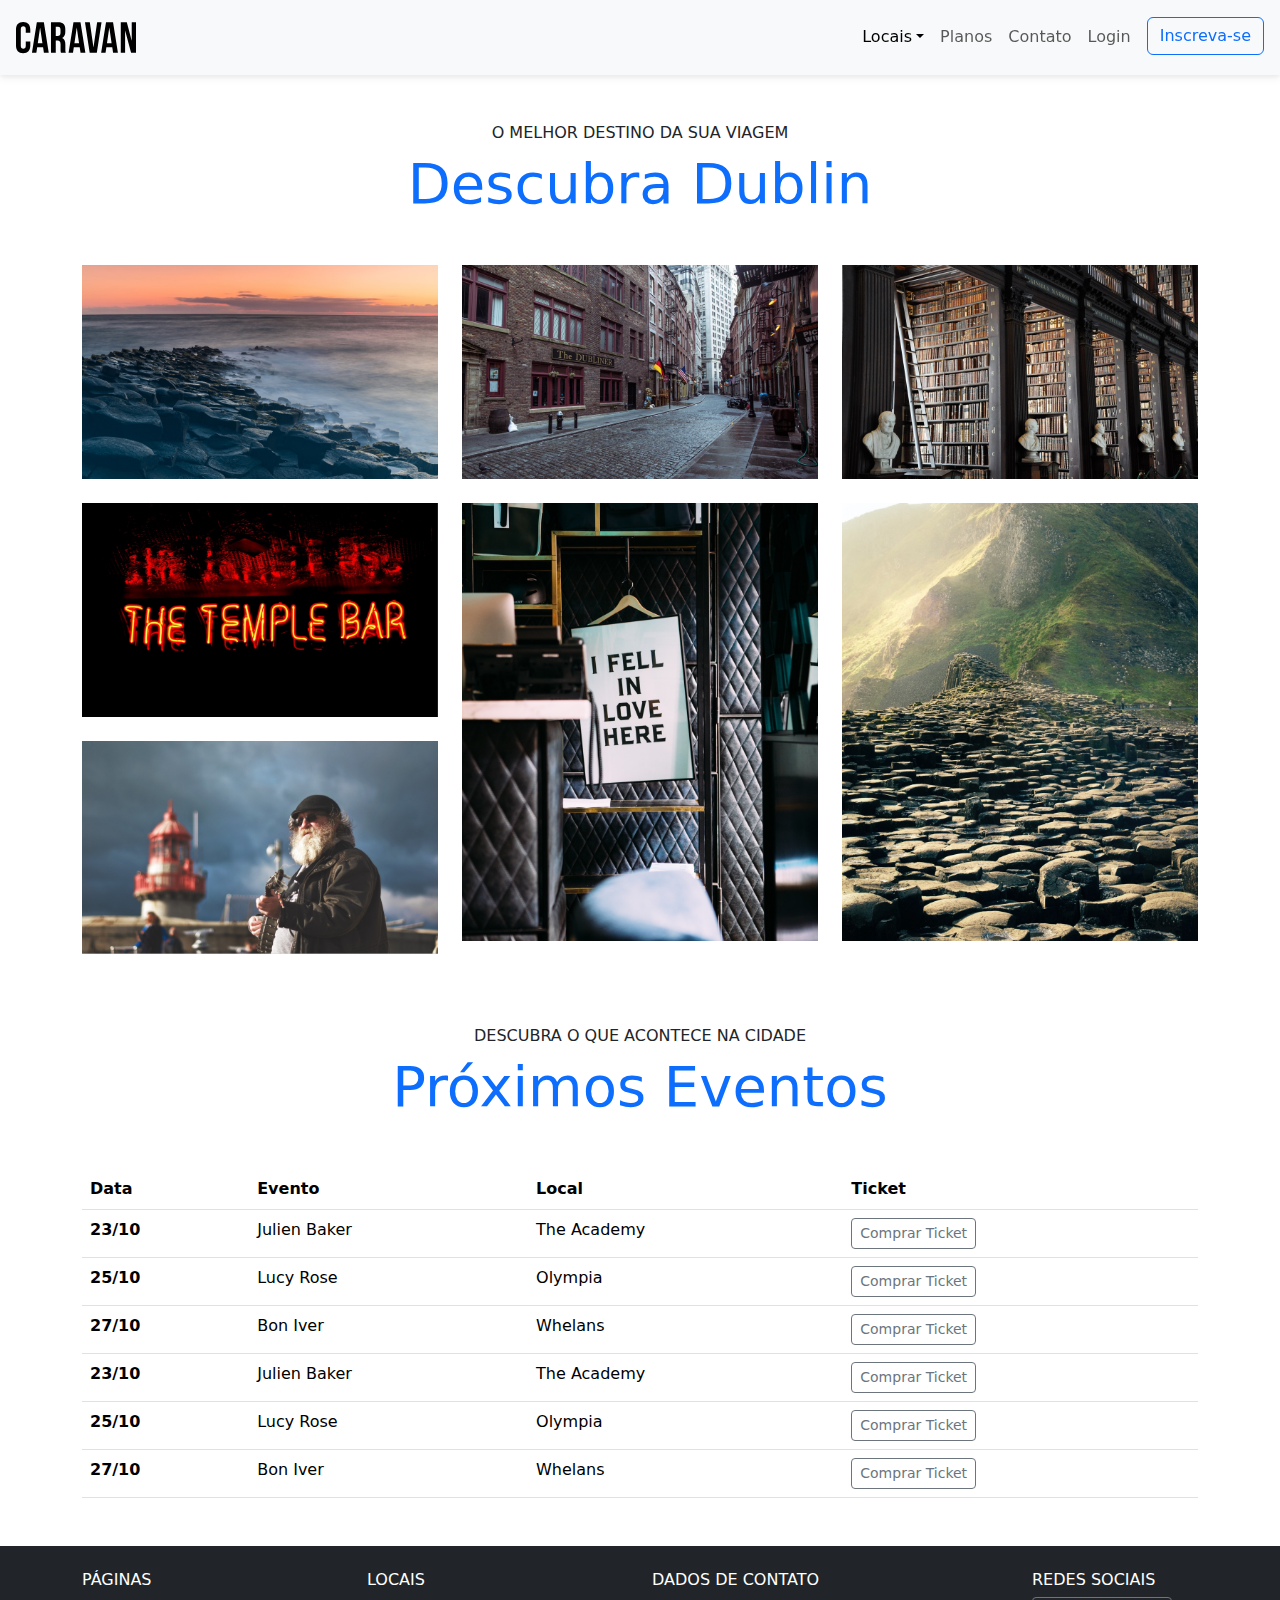
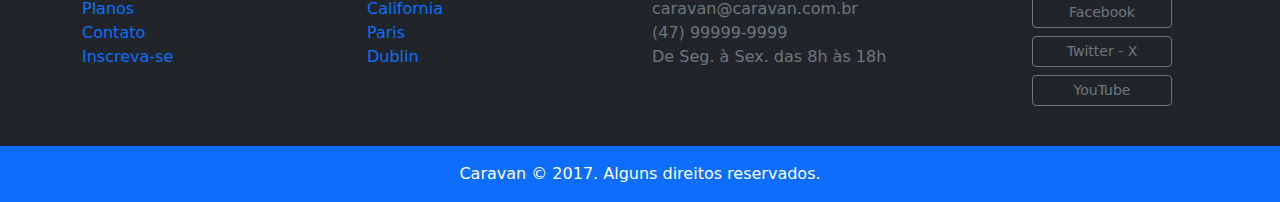
<file: caravan/local.html>
<!DOCTYPE html>
<html lang="pt-br">

<head>
  <meta charset="UTF-8">
  <meta name="viewport" content="width=device-width, initial-scale=1.0">
  <title>Caravan - Local</title>
  <link rel="shortcut icon" href="./img/icons/bagagensBlue.svg">
  <link rel="stylesheet" href="./css/bootstrap.css">
  <link rel="stylesheet" href="./css/style.css">
</head>

<body>

  <!-- Modal -->

  <div class="modal fade" id="modalLogin" tabindex="-1" aria-labelledby="modalLoginTitulo" aria-hidden="true">
    <div class="modal-dialog">
      <div class="modal-content">
        <div class="modal-header">
          <h5 class="modal-title fs-5" id="modalLoginTitulo">Entre na Sua Conta</h5>
          <button type="button" class="btn-close" data-bs-dismiss="modal" aria-label="Close"></button>
        </div>
        <div class="modal-body">
          <form>
            <div class="form-group mb-3">
              <label for="loginEmail" class="form-label">E-mail</label>
              <input type="email" class="form-control" id="loginEmail">
            </div>
            <div class="form-group mb-3">
              <label for="loginSenha" class="form-label">Senha</label>
              <input type="password" class="form-control" id="loginSenha">
            </div>
            <button type="submit" class="btn btn-primary">Entrar na Conta</button>
            <div>
              <small id="emailHelp" class="form-text text-muted">Esqueceu a senha? <a href="#">Clique aqui</a>.</small>
            </div>
          </form>
        </div>
      </div>
    </div>
  </div>

  <!-- Fecha Modal -->

  <nav class="navbar navbar-expand-md navbar-light bg-light fixed-top p-3 box-shadow">
    <a href="index.html" class="navbar-brand">
      <img src="./img/caravan.svg" alt="Caravan Logo">
    </a>

    <button class="navbar-toggler" type="button" data-bs-toggle="collapse" data-bs-target="#navbarSupportedContent"
      aria-controls="navbarSupportedContent" aria-expanded="false" aria-label="Toggle navigation">
      <span class="navbar-toggler-icon"></span>
    </button>

    <div class="collapse navbar-collapse" id="navbarSupportedContent">
      <ul class="navbar-nav ms-auto">
        <li class="nav-item dropdown">
          <a class="nav-link dropdown-toggle active" href="./local.html" role="button" data-bs-toggle="dropdown"
            aria-expanded="false">Locais</a>
          <ul class="dropdown-menu">
            <li>
              <a class="dropdown-item" href="local.html">California</a>
            </li>
            <li>
              <a class="dropdown-item" href="local.html">Paris</a>
            </li>
            <li>
              <a class="dropdown-item" href="local.html">Dublin</a>
            </li>

          </ul>
        </li>
        <li class="nav-item">
          <a class="nav-link" aria-current="page" href="planos.html">Planos</a>
        </li>
        <li class="nav-item">
          <a class="nav-link" aria-current="page" href="contato.html">Contato</a>
        </li>
        <li class="nav-item">
          <a class="nav-link" href="#" data-bs-toggle="modal" data-bs-target="#modalLogin">Login</a>
        </li>
        <li class="nav-item">
          <a class="btn btn-outline-primary ms-md-2" aria-current="page" href="inscricao.html">Inscreva-se</a>
        </li>
      </ul>
    </div>

  </nav>


  <section class="container">
    <div class="text-center my-5">
      <span class="h6 d-block">O MELHOR DESTINO DA SUA VIAGEM</span>
      <h1 class="display-4 text-primary">Descubra Dublin</h1>
    </div>
    <div class="row">
      <div class="col-md">
        <img class="img-fluid mb-4" src="./img/places/dublin/foto-1.jpg" alt="Fotografia turística de Dublin 1">
        <img class="img-fluid mb-4" src="./img/places/dublin/foto-2.jpg" alt="Fotografia turística de Dublin 2">
        <img class="img-fluid mb-4" src="./img/places/dublin/foto-3.jpg" alt="Fotografia turística de Dublin 3">
      </div>
      <div class="col-md">
        <img class="img-fluid mb-4" src="./img/places/dublin/foto-4.jpg" alt="Fotografia turística de Dublin 4">
        <img class="img-fluid mb-4" src="./img/places/dublin/foto-5.jpg" alt="Fotografia turística de Dublin 5">
      </div>
      <div class="col-md">
        <img class="img-fluid mb-4" src="./img/places/dublin/foto-6.jpg" alt="Fotografia turística de Dublin 6">
        <img class="img-fluid mb-4" src="./img/places/dublin/foto-7.jpg" alt="Fotografia turística de Dublin 7">
      </div>
    </div>
  </section>

  <section class="container">
    <div class="text-center my-5">
      <span class="h6 d-block">DESCUBRA O QUE ACONTECE NA CIDADE</span>
      <h1 class="display-4 text-primary">Próximos Eventos</h1>
    </div>
    <table class="table table-hover-md">
      <thead>
        <tr>
          <th scope="col">Data</th>
          <th scope="col">Evento</th>
          <th scope="col">Local</th>
          <th scope="col">Ticket</th>
        </tr>
      </thead>
      <tbody>
        <tr>
          <th scope="row">23/10</th>
          <td>Julien Baker</td>
          <td>The Academy</td>
          <td><a class="btn btn-outline-secondary btn-sm" href="#">Comprar Ticket</a></td>
        </tr>
        <tr>
          <th scope="row">25/10</th>
          <td>Lucy Rose</td>
          <td>Olympia</td>
          <td><a class="btn btn-outline-secondary btn-sm" href="#">Comprar Ticket</a></td>
        </tr>
        <tr>
          <th scope="row">27/10</th>
          <td>Bon Iver</td>
          <td>Whelans</td>
          <td><a class="btn btn-outline-secondary btn-sm" href="#">Comprar Ticket</a></td>
        </tr>
        <tr>
          <th scope="row">23/10</th>
          <td>Julien Baker</td>
          <td>The Academy</td>
          <td><a class="btn btn-outline-secondary btn-sm" href="#">Comprar Ticket</a></td>
        </tr>
        <tr>
          <th scope="row">25/10</th>
          <td>Lucy Rose</td>
          <td>Olympia</td>
          <td><a class="btn btn-outline-secondary btn-sm" href="#">Comprar Ticket</a></td>
        </tr>
        <tr>
          <th scope="row">27/10</th>
          <td>Bon Iver</td>
          <td>Whelans</td>
          <td><a class="btn btn-outline-secondary btn-sm" href="#">Comprar Ticket</a></td>
        </tr>
      </tbody>
    </table>
  </section>


  <footer class="bg-dark text-white mt-5">
    <div class="container py-4">
      <div class="row">
        <div class="col-md-3 col-6">
          <h4 class="h6">PÁGINAS</h4>
          <ul class="list-unstyled">
            <li><a class="link-underline link-underline-opacity-0" href="planos.html">Planos</a></li>
            <li><a class="link-underline link-underline-opacity-0" href="contato.html">Contato</a></li>
            <li><a class="link-underline link-underline-opacity-0" href="inscricao.html">Inscreva-se</a></li>
          </ul>
        </div>
        <div class="col-md-3 col-6">
          <h4 class="h6">LOCAIS</h4>
          <ul class="list-unstyled">
            <li><a class="link-underline link-underline-opacity-0" href="california.html">California</a></li>
            <li><a class="link-underline link-underline-opacity-0" href="paris.html">Paris</a></li>
            <li><a class="link-underline link-underline-opacity-0" href="dublin.html">Dublin</a></li>
          </ul>
        </div>
        <div class="col-md-4">
          <h4 class="h6">DADOS DE CONTATO</h4>
          <ul class="list-unstyled text-secondary">
            <li>caravan@caravan.com.br</li>
            <li>(47) 99999-9999</li>
            <li>De Seg. à Sex. das 8h às 18h</li>
          </ul>
        </div>
        <div class="col-md-2">
          <h4 class="h6">REDES SOCIAIS</h4>
          <ul class="list-unstyled">
            <li><a class="btn btn-outline-secondary btn-sm d-md-block mb-2" style="min-width: 100px; max-width: 140px"
                href="#">Facebook</a></li>
            <li><a class="btn btn-outline-secondary btn-sm d-md-block mb-2" style="min-width: 100px; max-width: 140px"
                href="#">Twitter -
                X</a></li>
            <li><a class="btn btn-outline-secondary btn-sm d-md-block mb-2" style="min-width: 100px; max-width: 140px"
                href="#">YouTube</a></li>
          </ul>
        </div>
      </div>
    </div>
    <div class="bg-primary text-center py-3">
      <p class="mb-0">Caravan © 2017. Alguns direitos reservados.</p>
    </div>
  </footer>
  
  <script type="text/javascript" src="js/popper.min.js"></script>
  <script type="text/javascript" src="js/bootstrap.js"></script>
  <script type="text/javascript" src="js/app.js"></script>
</body>

</html>
</file>
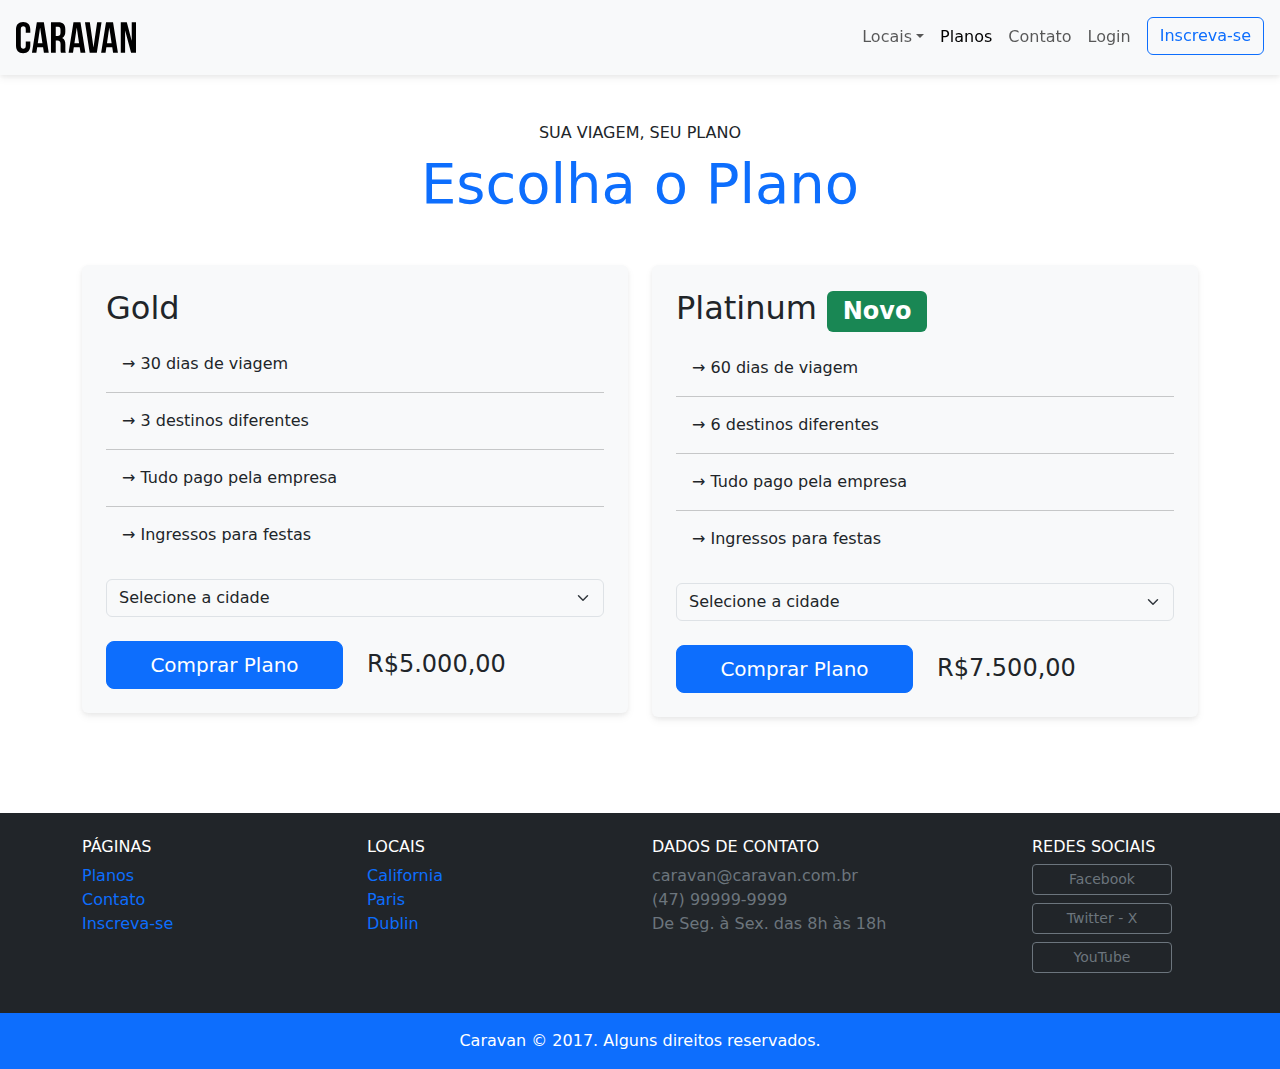
<file: caravan/planos.html>
<!DOCTYPE html>
<html lang="pt-br">

<head>
  <meta charset="UTF-8">
  <meta name="viewport" content="width=device-width, initial-scale=1.0">
  <title>Caravan - Planos</title>
  <link rel="shortcut icon" href="./img/icons/bagagensBlue.svg">
  <link rel="stylesheet" href="./css/bootstrap.css">
  <link rel="stylesheet" href="./css/style.css">
</head>

<body>

  <!-- Modal -->

  <div class="modal fade" id="modalLogin" tabindex="-1" aria-labelledby="modalLoginTitulo" aria-hidden="true">
    <div class="modal-dialog">
      <div class="modal-content">
        <div class="modal-header">
          <h5 class="modal-title fs-5" id="modalLoginTitulo">Entre na Sua Conta</h5>
          <button type="button" class="btn-close" data-bs-dismiss="modal" aria-label="Close"></button>
        </div>
        <div class="modal-body">
          <form>
            <div class="form-group mb-3">
              <label for="loginEmail" class="form-label">E-mail</label>
              <input type="email" class="form-control" id="loginEmail">
            </div>
            <div class="form-group mb-3">
              <label for="loginSenha" class="form-label">Senha</label>
              <input type="password" class="form-control" id="loginSenha">
            </div>
            <button type="submit" class="btn btn-primary">Entrar na Conta</button>
            <div>
              <small id="emailHelp" class="form-text text-muted">Esqueceu a senha? <a href="#">Clique aqui</a>.</small>
            </div>
          </form>
        </div>
      </div>
    </div>
  </div>

  <!-- Fecha Modal -->

  <nav class="navbar navbar-expand-md navbar-light bg-light fixed-top p-3 box-shadow">
    <a href="index.html" class="navbar-brand">
      <img src="./img/caravan.svg" alt="Caravan Logo">
    </a>

    <button class="navbar-toggler" type="button" data-bs-toggle="collapse" data-bs-target="#navbarSupportedContent"
      aria-controls="navbarSupportedContent" aria-expanded="false" aria-label="Toggle navigation">
      <span class="navbar-toggler-icon"></span>
    </button>

    <div class="collapse navbar-collapse" id="navbarSupportedContent">
      <ul class="navbar-nav ms-auto">
        <li class="nav-item dropdown">
          <a class="nav-link dropdown-toggle" href="./local.html" role="button" data-bs-toggle="dropdown"
            aria-expanded="false">Locais</a>
          <ul class="dropdown-menu">
            <li>
              <a class="dropdown-item" href="local.html">California</a>
            </li>
            <li>
              <a class="dropdown-item" href="local.html">Paris</a>
            </li>
            <li>
              <a class="dropdown-item" href="local.html">Dublin</a>
            </li>

          </ul>
        </li>
        <li class="nav-item">
          <a class="nav-link active" aria-current="page" href="planos.html">Planos</a>
        </li>
        <li class="nav-item">
          <a class="nav-link" aria-current="page" href="contato.html">Contato</a>
        </li>
        <li class="nav-item">
          <a class="nav-link" href="#" data-bs-toggle="modal" data-bs-target="#modalLogin">Login</a>
        </li>
        <li class="nav-item">
          <a class="btn btn-outline-primary ms-md-2" aria-current="page" href="inscricao.html">Inscreva-se</a>
        </li>
      </ul>
    </div>

  </nav>


  <section class="container">
    <div class="text-center my-5">
      <span class="h6 d-block">SUA VIAGEM, SEU PLANO</span>
      <h1 class="display-4 text-primary">Escolha o Plano</h1>
    </div>
    <div class="row">
      <div class="col-md mb-5">
        <div class="bg-light rounded p-4 box-shadow">
          <h2>Gold</h2>
          <ul class="lista-plano list-unstyled">
            <li><span data-bs-toggle="tooltip" data-bs-placement="right" data-bs-title="Isso mesmo, são 30 dias totais durante a viagem.">→ 30 dias de viagem</span></li>
            <li>→ 3 destinos diferentes</li>
            <li>→ Tudo pago pela empresa</li>
            <li>→ Ingressos para festas</li>
          </ul>
          <form class="bg-light">
            <div class="form-group">
              <select class="form-select bg-light" aria-label="Default select example">
                <option selected id="inputCidades">Selecione a cidade</option>
                <option value="1">California</option>
                <option value="2">Paris</option>
                <option value="3">Dublin</option>
              </select>
            </div>
          </form>
          <div class="row d-flex align-items-center mt-4">
            <div class="col">
              <a  class="btn btn-primary btn-lg d-grid" href="./inscricao.html">Comprar Plano</a>
            </div>
            <div class="col">
              <span class="h4">R$5.000,00</span>
            </div>
          </div>
        </div>
      </div>
      <div class="col-md mb-5">
        <div class="bg-light rounded p-4 box-shadow">
          <h2>Platinum <span class="badge text-bg-success">Novo</span></h2>
          <ul class="lista-plano list-unstyled">
            <li>→ 60 dias de viagem</li>
            <li>→ 6 destinos diferentes</li>
            <li>→ Tudo pago pela empresa</li>
            <li>→ Ingressos para festas</li>
          </ul>
          <form class="bg-light">
            <div class="form-group">
              <select class="form-select bg-light" aria-label="Default select example">
                <option selected id="inputCidades">Selecione a cidade</option>
                <option value="1">California</option>
                <option value="2">Paris</option>
                <option value="3">Dublin</option>
              </select>
            </div>
          </form>
          <div class="row d-flex align-items-center mt-4">
            <div class="col">
              <a  class="btn btn-primary btn-lg d-grid" href="./inscricao.html">Comprar Plano</a>
            </div>
            <div class="col">
              <span class="h4">R$7.500,00</span>
            </div>
          </div>
        </div>
      </div>
    </div>
  </section>



  <footer class="bg-dark text-white mt-5">
    <div class="container py-4">
      <div class="row">
        <div class="col-md-3 col-6">
          <h4 class="h6">PÁGINAS</h4>
          <ul class="list-unstyled">
            <li><a class="link-underline link-underline-opacity-0" href="planos.html">Planos</a></li>
            <li><a class="link-underline link-underline-opacity-0" href="contato.html">Contato</a></li>
            <li><a class="link-underline link-underline-opacity-0" href="inscricao.html">Inscreva-se</a></li>
          </ul>
        </div>
        <div class="col-md-3 col-6">
          <h4 class="h6">LOCAIS</h4>
          <ul class="list-unstyled">
            <li><a class="link-underline link-underline-opacity-0" href="california.html">California</a></li>
            <li><a class="link-underline link-underline-opacity-0" href="paris.html">Paris</a></li>
            <li><a class="link-underline link-underline-opacity-0" href="dublin.html">Dublin</a></li>
          </ul>
        </div>
        <div class="col-md-4">
          <h4 class="h6">DADOS DE CONTATO</h4>
          <ul class="list-unstyled text-secondary">
            <li>caravan@caravan.com.br</li>
            <li>(47) 99999-9999</li>
            <li>De Seg. à Sex. das 8h às 18h</li>
          </ul>
        </div>
        <div class="col-md-2">
          <h4 class="h6">REDES SOCIAIS</h4>
          <ul class="list-unstyled">
            <li><a class="btn btn-outline-secondary btn-sm d-md-block mb-2" style="min-width: 100px; max-width: 140px"
                href="#">Facebook</a></li>
            <li><a class="btn btn-outline-secondary btn-sm d-md-block mb-2" style="min-width: 100px; max-width: 140px"
                href="#">Twitter -
                X</a></li>
            <li><a class="btn btn-outline-secondary btn-sm d-md-block mb-2" style="min-width: 100px; max-width: 140px"
                href="#">YouTube</a></li>
          </ul>
        </div>
      </div>
    </div>
    <div class="bg-primary text-center py-3">
      <p class="mb-0">Caravan © 2017. Alguns direitos reservados.</p>
    </div>
  </footer>
  
  <script type="text/javascript" src="js/popper.min.js"></script>
  <script type="text/javascript" src="js/bootstrap.js"></script>
  <script type="text/javascript" src="js/app.js"></script>
</body>

</html>
</file>
<file: caravan/css/style.css>
body {
  padding-top: 75px;
}

.box-shadow {
  box-shadow: 0 2px 4px 0 rgba(0, 0, 0,.05),
              0 4px 8px 0 rgba(0, 0, 0,.05);
}

.icone {
  height: 100px;
}

#home-quote {
  background: url('../img/bg-quote.jpg') center center;
  background-size: cover;
}

.pergunta {
  border-bottom: 1px solid rgba(0,0,0,.2);
}

.lista-plano li {
  padding: 1rem;
}

.lista-plano li + li {
  border-top: 1px solid rgba(0,0,0,.2);
}

@media (max-width: 767px) {
  #home-quote .display-4 {
    font-size: 2.5rem;
  }

  body {
    padding-top: 0px;
  }

  .fixed-top {
    position: relative;
  }
}
</file>
